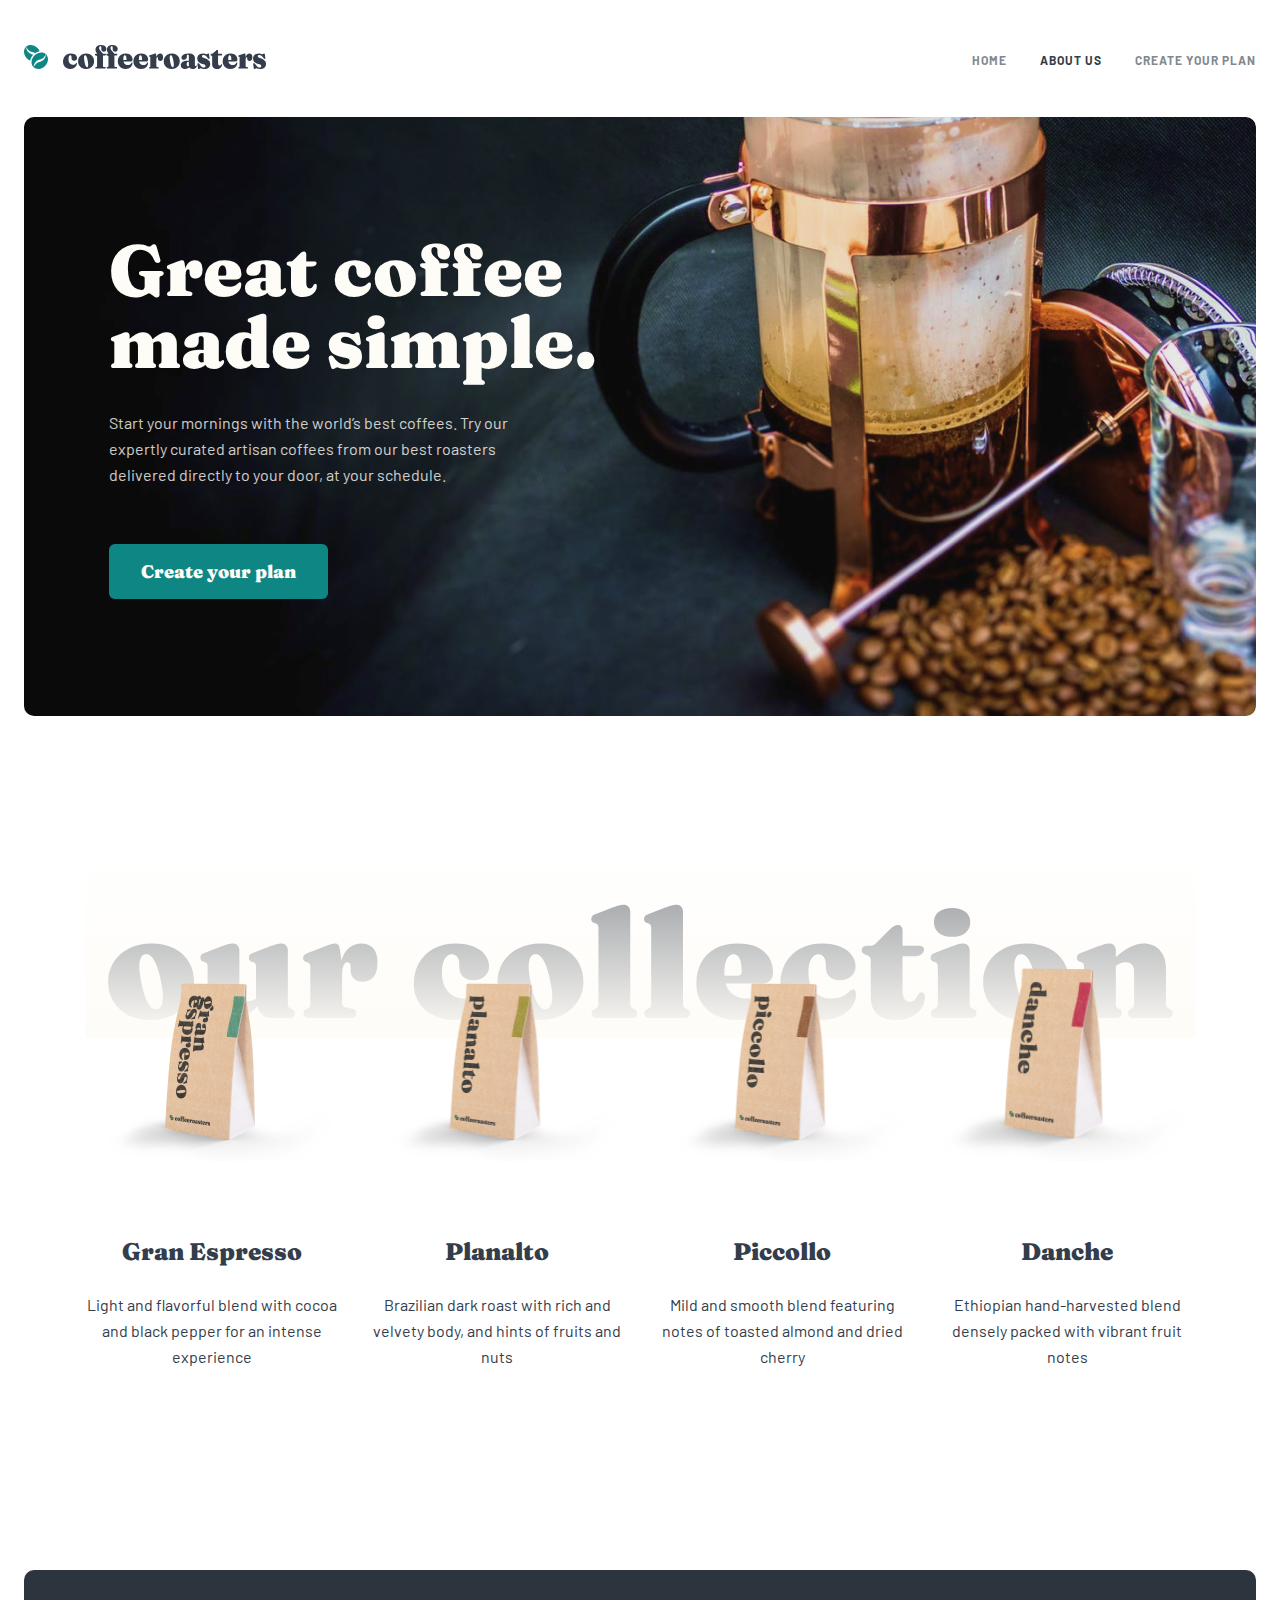
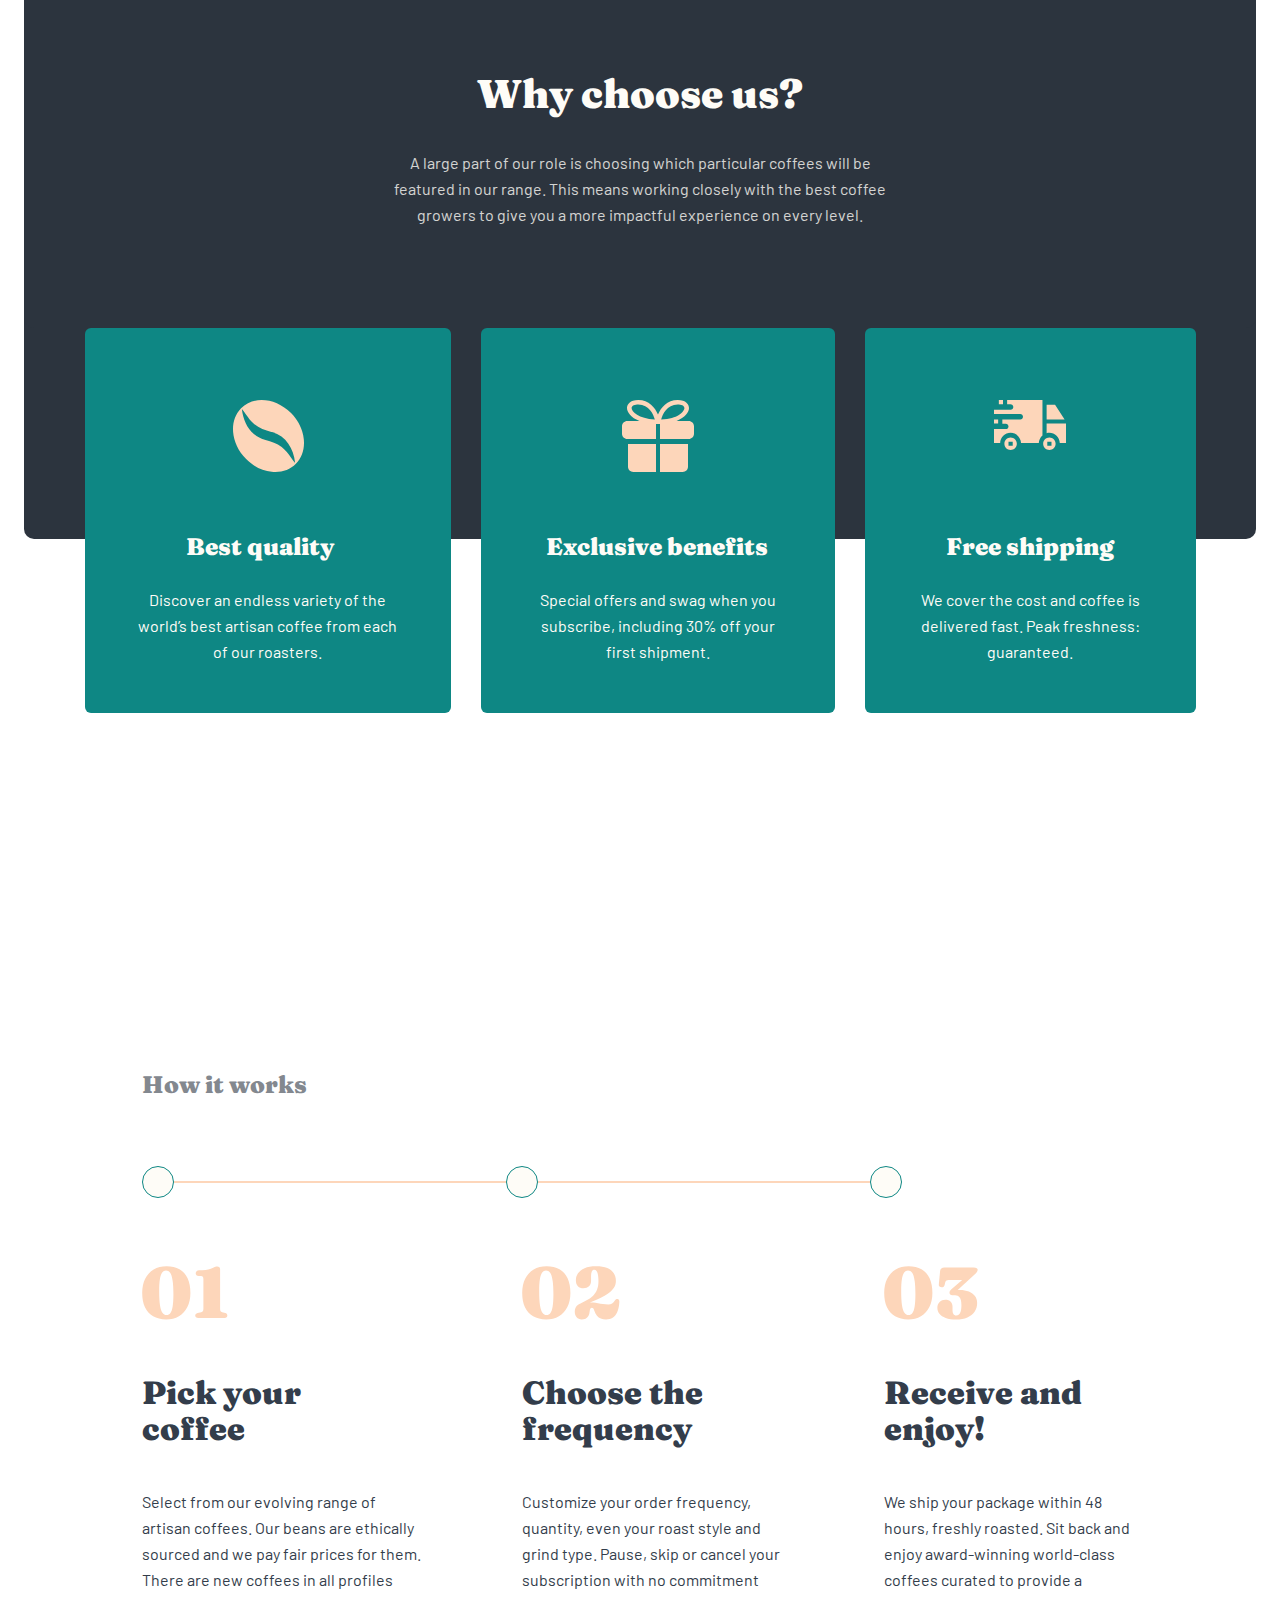
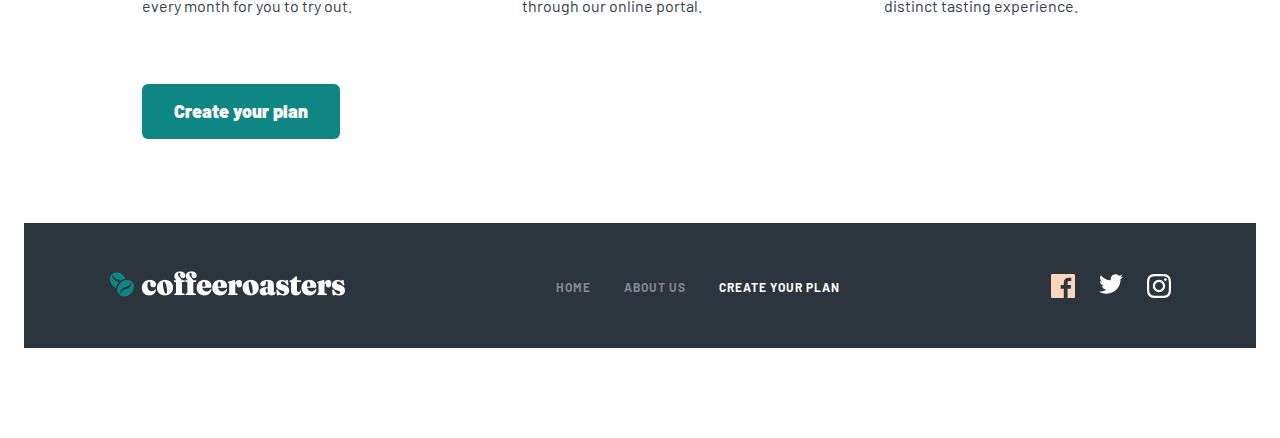
<file: index.html>
<!DOCTYPE html>
<html lang="en">

<head>
    <meta charset="UTF-8">
    <meta http-equiv="X-UA-Compatible" content="IE=edge">
    <meta name="viewport" content="width=device-width, initial-scale=1.0">
    <link rel="stylesheet" href="https://necolas.github.io/normalize.css/8.0.1/normalize.css">
    <link rel="stylesheet" href="./css/main.css">
    <title>Fakhriddin_F7</title>
</head>

<body>
    <header id="main-header">
        <div class="container main-header__container">
            <a class="main-header__link" href="#">
                <img class="main-header__img" src="./PICTURE/logotip.svg" alt="logo">
            </a>
            <nav class="main-header__nav">
                <ul class="main-header__list">
                    <li class="main-header__item"><a class="main-header__item-link" href="#">HOME</a></li>
                    <li class="main-header__item"><a class="main-header__item-link" href="about.html">ABOUT US</a></li>
                    <li class="main-header__item"><a class="main-header__item-link" href="#">Create your plan</a></li>
                </ul>
            </nav>
            <button class="header__mobile-btn"></button>
        </div>
    </header>
    <section id="hero">
        <div class="container">
            <div class="hero__container">
                <div class="hero__block">
                    <h2 class="hero__container__title font">Great coffee
                        made simple.</h2>
                    <p class="hero__container__text">Start your mornings with the world’s best coffees. Try our expertly
                        curated artisan coffees from our best roasters delivered directly to your door, at your
                        schedule.</p>

                    <a class="hero__btn font" href="#">Create your plan</a>
                </div>
            </div>
        </div>

    </section>
    <section id="collection">
        <div class="container collection__container">
            <ul class="collection__list">
                <li class="collection__item"><img src="./PICTURE/collection-img1.png" alt="coffe qadog'i">
                    <div class="collection__item__block">
                        <h2 class="collection__item-title font">Gran Espresso</h2>
                        <p class="collection__item__text">Light and flavorful blend with cocoa and black pepper for an
                            intense experience</p>
                    </div>
                </li>
                <li class="collection__item"><img src="./PICTURE/collection-img2.png" alt="coffeqadog'i">
                    <div class="collection__item__block">
                        <h2 class="collection__item-title font">Planalto</h2>
                        <p class="collection__item__text">Brazilian dark roast with rich and velvety body, and hints of
                            fruits and nuts</p>
                    </div>
                </li>
                <li class="collection__item"><img src="./PICTURE/collection-img3.png" alt="coffeqadog'i">
                    <div class="collection__item__block">
                        <h2 class="collection__item-title font">Piccollo</h2>
                        <p class="collection__item__text">Mild and smooth blend featuring notes of toasted almond and
                            dried cherry</p>
                    </div>
                </li>
                <li class="collection__item"><img src="./PICTURE/collection-img4.png" alt="coffeqadog'i">
                    <div class="collection__item__block">
                        <h2 class="collection__item-title font">Danche</h2>
                        <p class="collection__item__text">Ethiopian hand-harvested blend densely packed with vibrant
                            fruit notes</p>
                    </div>
                </li>
            </ul>
        </div>
    </section>
    <section id="choose">
        <div class="container choose_container">
            <div class="choose__content">
                <h2 class="choose__title font">Why choose us?</h2>
                <p class="choose__text">A large part of our role is choosing which particular coffees will be featured
                    in our range. This means working closely with the best coffee growers to give
                    you a more impactful experience on every level.</p>
                <div class="choose__empty__content">

                </div>
            </div>
            <ul class="choose__list">
                <li class="choose__item">
                    <div>
                        <h2 class="choose__sub__title">Best quality</h2>
                        <p class="choose__sub__text">Discover an endless variety of the world’s best artisan coffee from
                            each of our roasters.</p>
                    </div>
                </li>
                <li class="choose__item">
                    <div>
                        <h2 class="choose__sub__title">Exclusive benefits</h2>
                        <p class="choose__sub__text">Special offers and swag when you subscribe, including 30% off your
                            first shipment.</p>
                    </div>
                </li>
                <li class="choose__item">
                    <div>
                        <h2 class="choose__sub__title">Free shipping</h2>
                        <p class="choose__sub__text">We cover the cost and coffee is delivered fast. Peak freshness:
                            guaranteed.</p>
                    </div>
                </li>


            </ul>
        </div>

    </section>

    <section id="works">
        <div class="container works__container">
            <h2 class="workst__title font">How it works</h2>
            <div class="works__design">
                <span></span>
                <span></span>
                <span></span>
            </div>

            <ul class="works__list">
                <li class="works__item">
                    <h3 class="works__item-title font"> Pick your
                        coffee</h3>
                    <p class="works__item-text">Select from our evolving range of artisan coffees. Our beans are
                        ethically sourced and we pay fair prices for them. There are new coffees in all profiles every
                        month for you to try out.</p>
                </li>
                <li class="works__item works__item2">
                    <h3 class="works__item-title font"> Choose the frequency</h3>
                    <p class="works__item-text">Customize your order frequency, quantity, even your roast style and
                        grind type. Pause, skip or cancel your subscription with no commitment through our online
                        portal.</p>
                </li>
                <li class="works__item works__item3">
                    <h3 class="works__item-title font"> Receive and enjoy!</h3>
                    <p class="works__item-text">We ship your package within 48 hours, freshly roasted. Sit back and
                        enjoy award-winning world-class coffees curated to provide a distinct tasting experience.</p>
                </li>

            </ul>
            <div class="works__link-block"> <a class="works__link" href="#">Create your plan</a></div>
        </div>

    </section>

    <footer id="footer">
        <div class="container footer__container">
            <div class="footer-block">
                <div class="img-block"><a href="#"><img src="./PICTURE/f-logotip-desktop.png" alt="logotip"></a>
                </div>
                <div class="footer__menu">
                    <ul class="footer__list">
                        <li class="footer__item"> <a class="footer__item-link" href="#">HOME</a>
                        </li>
                        <li class="footer__item"> <a class="footer__item-link" href="#">ABOUT US</a>
                        </li>
                        <li class="footer__item "> <a class="footer__item-link footer-active" href="#">Create your plan</a>
                        </li>
                    </ul>
                </div>
                <div>
                    <ul class="footer__img-list">
                        <li class="img__item">
                           <a href="#"> <img src="./PICTURE/f-logo-facebook.svg" alt="instagram"></a>
                        </li>
                        <li class="img__item">
                            <a href="#"><img src="./PICTURE/f-logo-twitteer.svg" alt="instagram"></a>
                        </li>
                        <li class="img__item">
                           <a href="#"> <img src="./PICTURE/f-logo-instagram.svg" alt="instagram"></a>
                        </li>
                    </ul>
                </div>
            </div>
        </div>
    </footer>
</body>

</html>
</file>
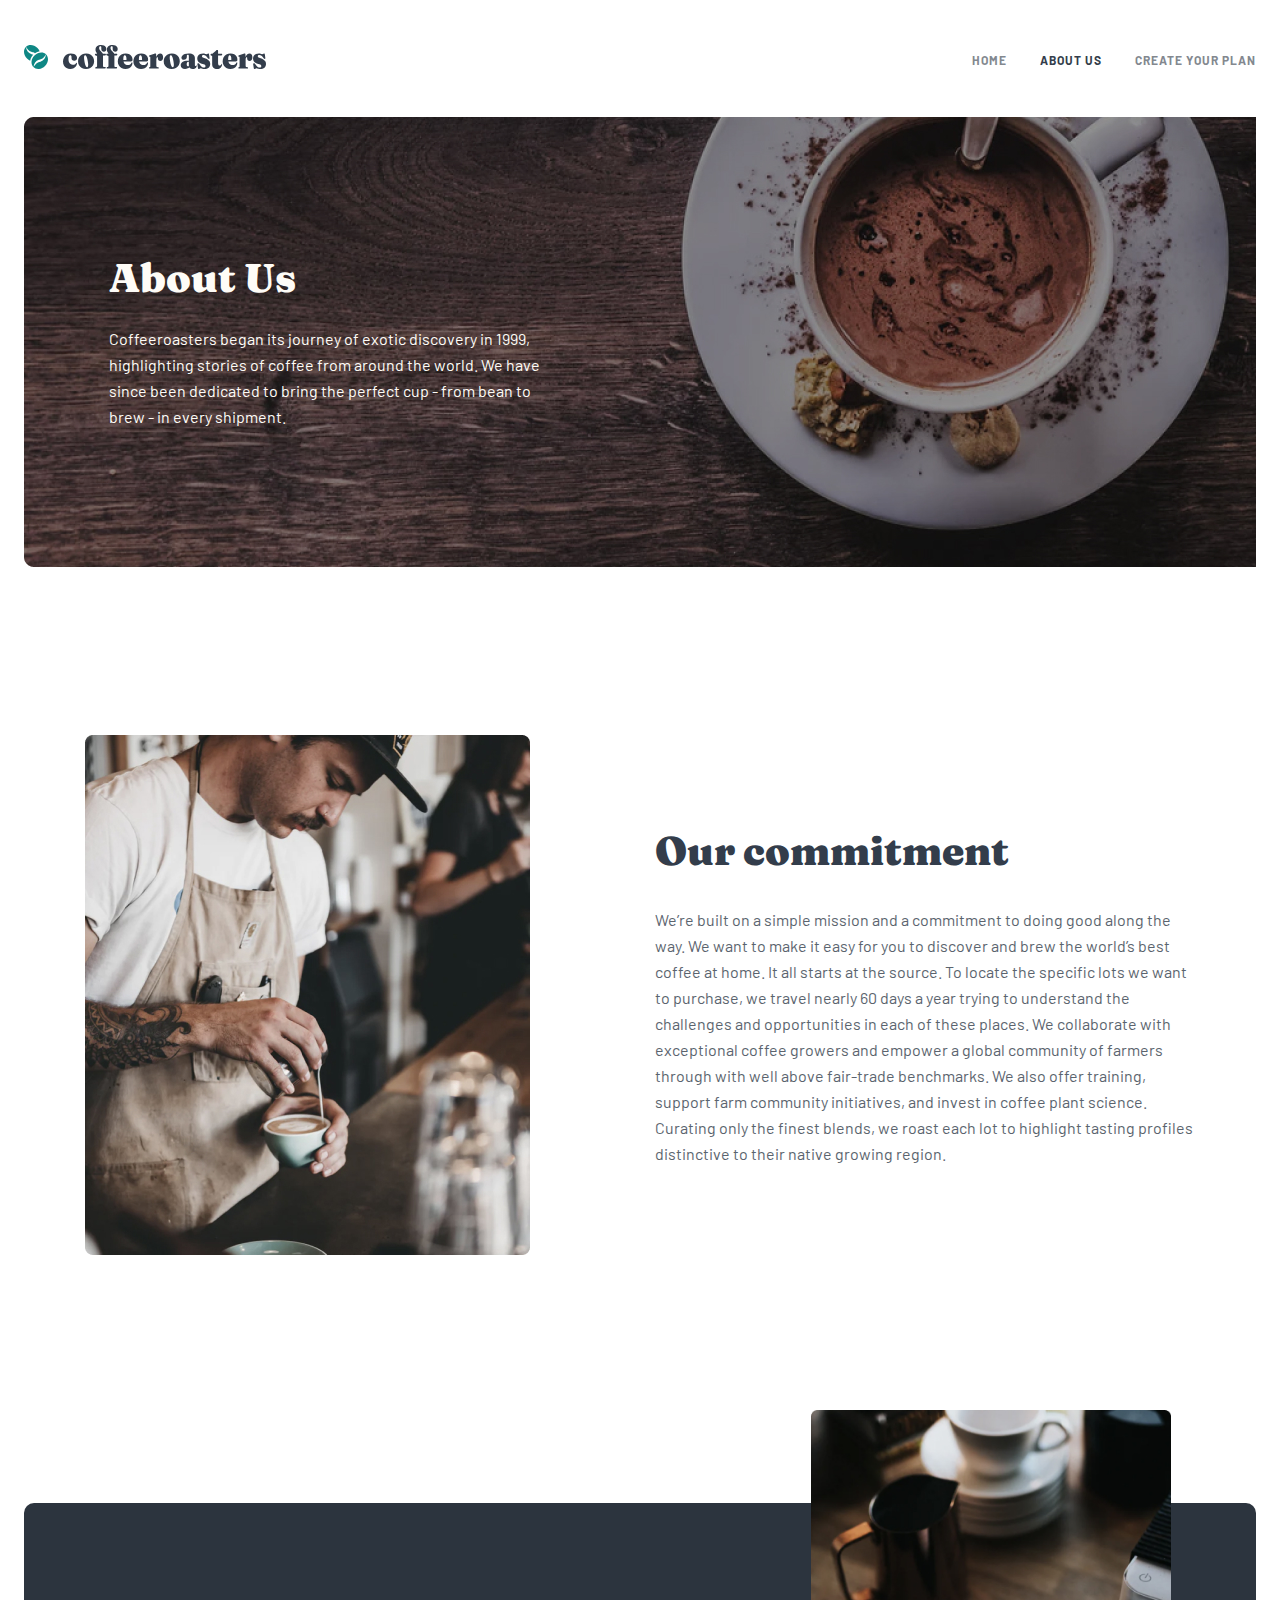
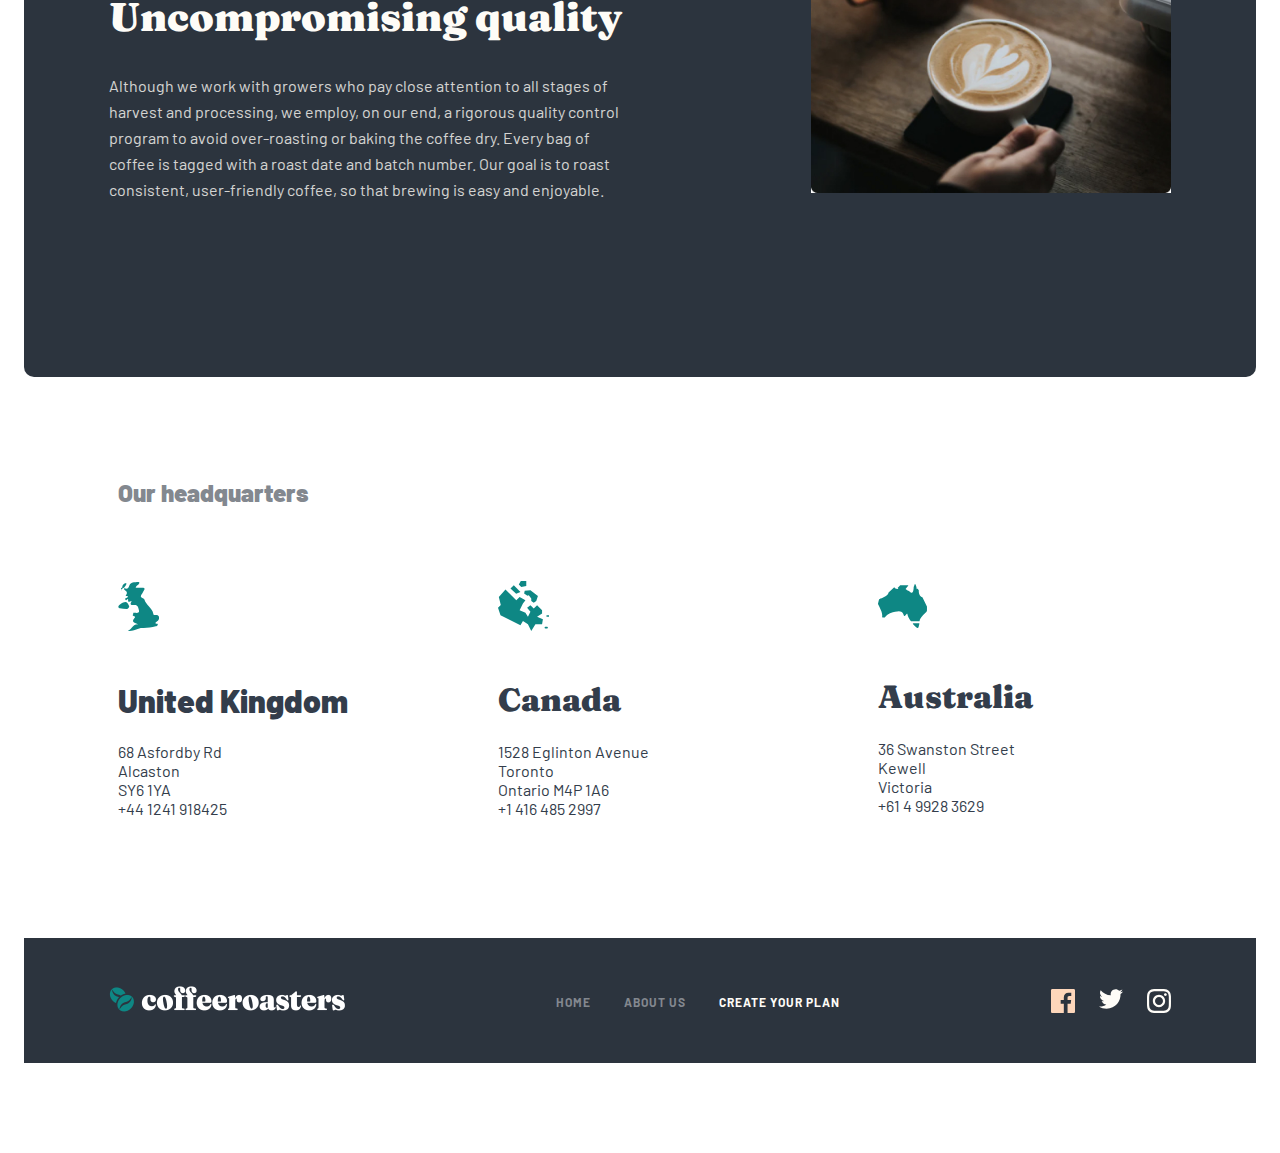
<file: about.html>
<!DOCTYPE html>
<html lang="en">

<head>
    <meta charset="UTF-8">
    <meta http-equiv="X-UA-Compatible" content="IE=edge">
    <meta name="viewport" content="width=device-width, initial-scale=1.0">
    <link rel="stylesheet" href="./css/main.css">
    <title>About us page</title>
</head>

<body>

    <header id="main-header">
        <div class="container main-header__container">
            <a class="main-header__link" href="#">
                <img class="main-header__img" src="./PICTURE/logotip.svg" alt="logo">
            </a>
            <nav class="main-header__nav">
                <ul class="main-header__list">
                    <li class="main-header__item"><a class="main-header__item-link" href="#">HOME</a></li>
                    <li class="main-header__item"><a class="main-header__item-link" href="#">ABOUT US</a></li>
                    <li class="main-header__item"><a class="main-header__item-link" href="#">Create your plan</a></li>
                </ul>
            </nav>
            <button class="header__mobile-btn"></button>
        </div>
    </header>


    <main>
        <section id="about-hero">
            <div class="container about__hero-container">
                <div class="about-hero__block">
                    <h2 class="about__hero-title font">About Us</h2>
                    <p class="about__hero-text">Coffeeroasters began its journey of exotic discovery in 1999,
                        highlighting
                        stories of coffee from around the world. We have since been dedicated to bring the perfect cup -
                        from bean to brew - in every shipment.</p>
                </div>

            </div>
        </section>

        <section id="about__our">
            <div class="container about__our-container">
                <div class="our__content-block">
                    <div class="our__image-block">
                        <img class="our-desktop-img" src="./PICTURE/about-our-image.jpg" alt="Our about-our-image">

                        <img class="our-tablet-img" src="./PICTURE/about-our-tablet.jpg" alt="tablet img">
                    </div>

                    <div class="about__our__block">
                        <h2 class="our__title font">Our commitment</h2>
                        <p class="our__text">We’re built on a simple mission and a commitment to doing good along the
                            way. We want to make it easy for you to discover and brew the world’s best coffee at home.
                            It all starts at the source. To locate the specific lots we want to purchase, we travel
                            nearly 60 days a year trying to understand the challenges and opportunities in each of these
                            places. We collaborate with exceptional coffee growers and empower a global community of
                            farmers through with well above fair-trade benchmarks. We also offer training, support farm
                            community initiatives, and invest in coffee plant science. Curating only the finest blends,
                            we roast each lot to highlight tasting profiles distinctive to their native growing region.
                        </p>
                    </div>
                </div>
            </div>
        </section>

        <section id="about-quality">
            <div class="container quality__container">

                <div class="quality__container-box">

                    <div class="quality__container-content">
                        <div class="content__quality">
                            <h2 class="quality__title font">Uncompromising quality</h2>
                            <p class="quality__text">Although we work with growers who pay close attention to all stages
                                of harvest and processing, we employ, on our end, a rigorous quality control program to
                                avoid over-roasting or baking the coffee dry. Every bag of coffee is tagged with a roast
                                date and batch number. Our goal is to roast consistent, user-friendly coffee, so that
                                brewing is easy and enjoyable.</p>
                        </div>
                        <div class="quality__img-box">
                            <img class="quality__dektop" src="./PICTURE/quality_img.jpg" alt="coffee">
                            <img class="quality__tablet" src="./PICTURE/quality-tablet.jpg" alt="img">
                        </div>
                    </div>
                </div>

            </div>
        </section>
        <section id="country">
            <div class="container country__container">
                <div class="country__content-block">
                    <h2 class="country__title">
                        Our headquarters
                    </h2>

                    <ul class="country__list">
                        <li class="country__item">
                            <h3 class="country__item-title fon">United Kingdom</h3>
                            <ul class="country__item__list">
                                <li class="country__item__list-item">68 Asfordby Rd</li>
                                <li class="country__item__list-item">Alcaston</li>
                                <li class="country__item__list-item">SY6 1YA</li>
                                <li class="country__item__list-item"><a href="tel:+44 1241 918425">+44 1241 918425</a>
                                </li>
                            </ul>
                        </li>
                        <li class="country__item">
                            <h3 class="country__item-title font">Canada</h3>
                            <ul class="country__item__list">
                                <li class="country__item__list-item">1528 Eglinton Avenue</li>
                                <li class="country__item__list-item">Toronto</li>
                                <li class="country__item__list-item">Ontario M4P 1A6</li>
                                <li class="country__item__list-item"><a href="tel:+1 416 485 2997">+1 416 485 2997</a>
                                </li>
                            </ul>
                        </li>
                        <li class="country__item">
                            <h3 class="country__item-title font">Australia</h3>
                            <ul class="country__item__list">
                                <li class="country__item__list-item">36 Swanston Street</li>
                                <li class="country__item__list-item">Kewell</li>
                                <li class="country__item__list-item">Victoria</li>
                                <li class="country__item__list-item"><a href="tel:+61 4 9928 3629">+61 4 9928 3629</a>
                                </li>
                            </ul>
                        </li>
                    </ul>
                </div>

            </div>

        </section>
    </main>


    <footer id="footer">
        <div class="container footer__container">
            <div class="footer-block">
                <div class="img-block"><a href="#"><img src="./PICTURE/f-logotip-desktop.png" alt="logotip"></a>
                </div>
                <div class="footer__menu">
                    <ul class="footer__list">
                        <li class="footer__item"> <a class="footer__item-link" href="#">HOME</a>
                        </li>
                        <li class="footer__item"> <a class="footer__item-link" href="#">ABOUT US</a>
                        </li>
                        <li class="footer__item "> <a class="footer__item-link footer-active" href="#">Create your plan</a>
                        </li>
                    </ul>
                </div>
                <div>
                    <ul class="footer__img-list">
                        <li class="img__item">
                           <a href="#"> <img src="./PICTURE/f-logo-facebook.svg" alt="instagram"></a>
                        </li>
                        <li class="img__item">
                            <a href="#"><img src="./PICTURE/f-logo-twitteer.svg" alt="instagram"></a>
                        </li>
                        <li class="img__item">
                           <a href="#"> <img src="./PICTURE/f-logo-instagram.svg" alt="instagram"></a>
                        </li>
                    </ul>
                </div>
            </div>
        </div>
    </footer>

</body>

</html>
</file>
<file: css/main.css>
/* barlow-regular - latin */
@font-face {
  font-display: swap; /* Check https://developer.mozilla.org/en-US/docs/Web/CSS/@font-face/font-display for other options. */
  font-family: "Barlow";
  font-style: normal;
  font-weight: 400;
  src: url("../fonts/barlow-v12-latin-regular.woff2") format("woff2"), url("../fonts/barlow-v12-latin-regular.woff") format("woff"); /* Chrome 5+, Firefox 3.6+, IE 9+, Safari 5.1+ */
}
/* barlow-500 - latin */
@font-face {
  font-display: swap; /* Check https://developer.mozilla.org/en-US/docs/Web/CSS/@font-face/font-display for other options. */
  font-family: "Barlow";
  font-style: normal;
  font-weight: 500;
  src: url("../fonts/barlow-v12-latin-500.woff2") format("woff2"), url("../fonts/barlow-v12-latin-500.woff") format("woff"); /* Chrome 5+, Firefox 3.6+, IE 9+, Safari 5.1+ */
}
/* barlow-600 - latin */
@font-face {
  font-display: swap; /* Check https://developer.mozilla.org/en-US/docs/Web/CSS/@font-face/font-display for other options. */
  font-family: "Barlow";
  font-style: normal;
  font-weight: 600;
  src: url("../fonts/barlow-v12-latin-600.woff2") format("woff2"), url("../fonts/barlow-v12-latin-600.woff") format("woff"); /* Chrome 5+, Firefox 3.6+, IE 9+, Safari 5.1+ */
}
/* barlow-700 - latin */
@font-face {
  font-display: swap; /* Check https://developer.mozilla.org/en-US/docs/Web/CSS/@font-face/font-display for other options. */
  font-family: "Barlow";
  font-style: normal;
  font-weight: 700;
  src: url("../fonts/barlow-v12-latin-700.woff2") format("woff2"), url("../fonts/barlow-v12-latin-700.woff") format("woff"); /* Chrome 5+, Firefox 3.6+, IE 9+, Safari 5.1+ */
}
/* barlow-800 - latin */
@font-face {
  font-display: swap; /* Check https://developer.mozilla.org/en-US/docs/Web/CSS/@font-face/font-display for other options. */
  font-family: "Barlow";
  font-style: normal;
  font-weight: 800;
  src: url("../fonts/barlow-v12-latin-800.woff2") format("woff2"), url("../fonts/barlow-v12-latin-800.woff") format("woff"); /* Chrome 5+, Firefox 3.6+, IE 9+, Safari 5.1+ */
}
/* barlow-900 - latin */
@font-face {
  font-display: swap; /* Check https://developer.mozilla.org/en-US/docs/Web/CSS/@font-face/font-display for other options. */
  font-family: "Barlow";
  font-style: normal;
  font-weight: 900;
  src: url("../fonts/barlow-v12-latin-900.woff2") format("woff2"), url("../fonts/barlow-v12-latin-900.woff") format("woff"); /* Chrome 5+, Firefox 3.6+, IE 9+, Safari 5.1+ */
}
/* fraunces-regular - latin */
@font-face {
  font-display: swap; /* Check https://developer.mozilla.org/en-US/docs/Web/CSS/@font-face/font-display for other options. */
  font-family: "Fraunces";
  font-style: normal;
  font-weight: 400;
  src: url("../fonts/fraunces-v30-latin-regular.woff2") format("woff2"), url("../fonts/fraunces-v30-latin-regular.woff") format("woff"); /* Chrome 5+, Firefox 3.6+, IE 9+, Safari 5.1+ */
}
/* fraunces-900 - latin */
@font-face {
  font-display: swap; /* Check https://developer.mozilla.org/en-US/docs/Web/CSS/@font-face/font-display for other options. */
  font-family: "Fraunces";
  font-style: normal;
  font-weight: 900;
  src: url("../fonts/fraunces-v30-latin-900.woff2") format("woff2"), url("../fonts/fraunces-v30-latin-900.woff") format("woff"); /* Chrome 5+, Firefox 3.6+, IE 9+, Safari 5.1+ */
}
html {
  scroll-behavior: smooth;
  -webkit-box-sizing: border-box;
          box-sizing: border-box;
}

*,
*::after,
*::before {
  -webkit-box-sizing: inherit;
          box-sizing: inherit;
}

h1,
h2,
h3,
h4,
h5,
h6,
p {
  margin: 0;
}

ul,
ol {
  list-style: none;
  margin: 0;
  padding: 0;
}

a {
  text-decoration: none;
  display: inline-block;
}

img {
  width: 100%;
  height: 100%;
  -o-object-fit: cover;
     object-fit: cover;
}

body {
  font-family: "Barlow";
  margin: 0;
}

.font {
  font-family: "Fraunces";
}

.container {
  max-width: 1328px;
  padding-left: 24px;
  padding-right: 24px;
  margin-right: auto;
  margin-left: auto;
}

#main-header {
  padding: 45px 0px;
}

.main-header__container {
  display: -webkit-box;
  display: -ms-flexbox;
  display: flex;
  -webkit-box-align: center;
      -ms-flex-align: center;
          align-items: center;
  -webkit-box-pack: justify;
      -ms-flex-pack: justify;
          justify-content: space-between;
}

.main-header__list {
  display: -webkit-box;
  display: -ms-flexbox;
  display: flex;
}

.main-header__item + .main-header__item {
  margin-left: 33px;
}

.main-header__item a {
  font-weight: 700;
  font-size: 12px;
  line-height: 15px;
  letter-spacing: 1px;
  color: #83888F;
  text-transform: uppercase;
}

.main-header__item a:hover {
  color: #333D4B;
}

.main-header__item:nth-child(2) a {
  color: #333D4B;
}

.header__mobile-btn {
  display: none;
  width: 16px;
  height: 16px;
  background-size: cover;
  background-repeat: no-repeat;
  background-image: url(../PICTURE/mobile-picture/header-icon.svg);
  border: none;
}

@media screen and (max-width: 868px) {
  #main-header {
    padding: 40px 0px;
  }
  .main-header__item a {
    font-weight: 700;
    font-size: 12px;
    line-height: 15px;
    letter-spacing: 1px;
    color: #83888F;
    text-transform: uppercase;
  }
  .main-header__item:nth-child(2) a {
    color: #83888F;
  }
  .main-header__item a:hover {
    color: #333D4B;
  }
}
@media screen and (max-width: 700px) {
  .header__mobile-btn {
    display: inline-block;
  }
  .main-header__img {
    max-width: 163px;
  }
  .main-header__nav {
    display: none;
  }
}
.hero__container {
  padding: 117px 0px;
  border-radius: 10px;
  overflow: hidden;
  background-repeat: no-repeat;
  background-position-x: right;
  background-image: url(../PICTURE/background-hero.jpg);
}

.hero__block {
  padding-left: 85px;
}

.hero__container__title {
  margin-bottom: 32px;
  font-weight: 900;
  max-width: 493px;
  font-size: 72px;
  line-height: 72px;
  color: #FEFCF7;
}

.hero__container__text {
  opacity: 0.8;
  max-width: 445px;
  font-weight: 400;
  font-size: 16px;
  line-height: 26px;
  margin-bottom: 56px;
  color: #FEFCF7;
}

.hero__btn {
  padding: 15px 32px;
  background-color: #0E8784;
  border-radius: 6px;
  font-weight: 900;
  font-size: 18px;
  line-height: 25px;
  text-align: center;
  color: #FEFCF7;
}

@media screen and (max-width: 1000px) {
  .hero__container {
    padding: 100px 0px;
    background-repeat: no-repeat;
    background-image: url(../PICTURE/tablet-background.jpg);
    background-size: cover;
    background-position-x: right;
  }
  .hero__container__title {
    margin-bottom: 24px;
    max-width: 329px;
    font-size: 48px;
    line-height: 48px;
  }
  .hero__container__text {
    max-width: 372px;
    font-size: 15px;
    line-height: 25px;
    margin-bottom: 40px;
  }
}
@media screen and (max-width: 711px) {
  .hero__container {
    padding: 100px 24px;
    background-repeat: no-repeat;
    background-image: url(../PICTURE/mobile-picture/hero-background.jpg);
    background-size: cover;
    background-position-x: right;
  }
  .hero__container__title {
    display: inline-block;
    text-align: center;
    margin-bottom: 24px;
    max-width: 279px;
    font-size: 40px;
    line-height: 40px;
  }
  .hero__container__text {
    display: inline-block;
    text-align: center;
    opacity: 0.8;
    max-width: 372px;
    font-size: 15px;
    line-height: 25px;
    margin-bottom: 40px;
  }
  .hero__block {
    padding-left: 24px;
    text-align: center;
  }
}
#collection {
  padding-top: 126px;
  padding-bottom: 200px;
}

.collection__list {
  margin: 0 auto;
  max-width: 1111px;
  display: -webkit-box;
  display: -ms-flexbox;
  display: flex;
  gap: 30px;
  -webkit-box-align: center;
      -ms-flex-align: center;
          align-items: center;
  background-repeat: no-repeat;
  background-size: contain;
  background-image: url(../PICTURE/background-collection.svg);
}

.collection__item {
  margin-top: 126px;
  text-align: center;
  max-width: 255px;
}

.collection__item img {
  max-width: 255px;
}

.collection__item-title {
  font-weight: 900;
  font-size: 24px;
  line-height: 32px;
  color: #333D4B;
  margin-top: 72px;
  margin-bottom: 24px;
}

.collection__item__text {
  font-weight: 400;
  font-size: 16px;
  line-height: 26px;
  color: #333D4B;
}

@media screen and (max-width: 900px) {
  .collection__list {
    gap: 32px;
    -webkit-box-orient: vertical;
    -webkit-box-direction: normal;
        -ms-flex-direction: column;
            flex-direction: column;
  }
  .collection__item {
    max-width: 580px;
    text-align: start;
    display: -webkit-box;
    display: -ms-flexbox;
    display: flex;
    -webkit-box-align: center;
        -ms-flex-align: center;
            align-items: center;
  }
  .collection__item {
    margin-top: 59px;
  }
  .collection__item + .collection__item {
    margin-top: 32px;
  }
  .collection__item-title {
    margin-top: 0;
  }
}
@media screen and (max-width: 580px) {
  .collection__item {
    text-align: center;
    -webkit-box-orient: vertical;
    -webkit-box-direction: normal;
        -ms-flex-direction: column;
            flex-direction: column;
  }
  .collection__item img {
    max-width: 200px;
  }
  .collection__item__text {
    max-width: 282px;
  }
}
#choose {
  padding-bottom: 200px;
}

.choose__content {
  padding: 100px 0px;
  background-color: #2C343E;
  border-radius: 10px;
  position: relative;
}

.choose__empty__content {
  background-color: #2C343E;
  width: 100%;
  border-radius: 10px;
  height: 240px;
  position: absolute;
  z-index: -1;
  top: 329px;
}

.choose__title {
  font-weight: 900;
  font-size: 40px;
  line-height: 48px;
  text-align: center;
  color: #FEFCF7;
  margin-bottom: 32px;
}

.choose__text {
  margin: 0 auto;
  max-width: 540px;
  font-weight: 400;
  font-size: 16px;
  padding: 0 20px;
  line-height: 26px;
  text-align: center;
  color: #FEFCF7;
  opacity: 0.8;
}

.choose__list {
  margin: 0 auto;
  max-width: 1111px;
  display: -webkit-box;
  display: -ms-flexbox;
  display: flex;
  -webkit-box-align: center;
      -ms-flex-align: center;
          align-items: center;
  gap: 30px;
}

.choose__item {
  border-radius: 6px;
  background-color: #0E8784;
  padding: 72px 48px 48px 48px;
  text-align: center;
}
.choose__item::before {
  content: "";
  width: 72px;
  height: 72px;
  margin-bottom: 56px;
  display: inline-block;
  background-repeat: no-repeat;
}
.choose__item:nth-child(1)::before {
  background-image: url(../PICTURE/chose.svg);
}
.choose__item:nth-child(2)::before {
  background-image: url(../PICTURE/chose2.svg);
}
.choose__item:nth-child(3)::before {
  background-image: url(../PICTURE/chose3.svg);
}

.choose__sub__title {
  max-width: 255px;
  font-family: "Fraunces";
  font-weight: 900;
  font-size: 24px;
  line-height: 32px;
  color: #FEFCF7;
  margin-bottom: 24px;
}

.choose__sub__text {
  font-weight: 400;
  font-size: 16px;
  line-height: 26px;
  color: #FEFCF7;
}

@media screen and (max-width: 1200px) {
  .choose__list {
    -webkit-box-align: normal;
        -ms-flex-align: normal;
            align-items: normal;
    max-width: 90%;
  }
}
@media screen and (max-width: 1070px) {
  .choose__list {
    -webkit-box-orient: vertical;
    -webkit-box-direction: normal;
        -ms-flex-direction: column;
            flex-direction: column;
  }
  .choose__item {
    display: -webkit-box;
    display: -ms-flexbox;
    display: flex;
    text-align: start;
  }
  .choose__item div {
    margin-left: 55px;
  }
  .choose__empty__content {
    height: 600px;
    top: 200px;
  }
  .choose__item::before {
    -ms-flex-negative: 0;
        flex-shrink: 0;
  }
}
@media screen and (max-width: 645px) {
  .choose__title {
    font-size: 28px;
    line-height: 28px;
  }
  .choose__item {
    margin: 0 auto;
    -webkit-box-orient: vertical;
    -webkit-box-direction: normal;
        -ms-flex-direction: column;
            flex-direction: column;
    text-align: center;
  }
  .choose__item div {
    margin-left: 0px;
  }
  .choose__sub__title {
    margin: 0 auto;
  }
  .choose__item::before {
    margin: 0 auto;
    margin-bottom: 50px;
  }
  .choose__empty__content {
    top: 348px;
  }
}
#works {
  padding-top: 156px;
  padding-bottom: 64px;
}

.works__container {
  max-width: 1045px;
}

.workst__title {
  font-weight: 900;
  font-size: 24px;
  margin-bottom: 80px;
  line-height: 32px;
  color: #83888F;
}

.works__design {
  max-width: 760px;
  height: 2px;
  background-color: #FDD6BA;
  display: -webkit-box;
  display: -ms-flexbox;
  display: flex;
  -webkit-box-align: center;
      -ms-flex-align: center;
          align-items: center;
  -webkit-box-pack: justify;
      -ms-flex-pack: justify;
          justify-content: space-between;
}
.works__design span {
  background-color: #FEFCF7;
  display: block;
  width: 32px;
  height: 32px;
  border-radius: 50%;
  border: 1px solid #0E8784;
}

.works__list {
  gap: 95px;
  margin-top: 83px;
  display: -webkit-box;
  display: -ms-flexbox;
  display: flex;
  -webkit-box-align: center;
      -ms-flex-align: center;
          align-items: center;
}

.works__item {
  max-width: 285px;
}

.works__item::before {
  content: "";
  background-repeat: no-repeat;
  display: inline-block;
  width: 90px;
  height: 72px;
  margin-bottom: 34px;
  background-image: url(../PICTURE/works1.svg);
}

.works__item2::before {
  content: "";
  background-repeat: no-repeat;
  display: inline-block;
  width: 98px;
  height: 72px;
  margin-bottom: 34px;
  background-image: url(../PICTURE/works2.svg);
}

.works__item3::before {
  content: "";
  background-repeat: no-repeat;
  display: inline-block;
  width: 98px;
  height: 72px;
  margin-bottom: 34px;
  background-image: url(../PICTURE/works3.svg);
}

.works__item-title {
  max-width: 255px;
  font-weight: 900;
  font-size: 32px;
  line-height: 36px;
  color: #333D4B;
  margin-bottom: 42px;
}

.works__item-text {
  font-weight: 400;
  font-size: 16px;
  line-height: 26px;
  color: #333D4B;
}

.works__link {
  border-radius: 6px;
  margin-top: 65px;
  padding: 15px 32px;
  font-weight: 900;
  font-size: 18px;
  line-height: 25px;
  text-align: center;
  background-color: #0E8784;
  color: #FEFCF7;
}

@media screen and (max-width: 1015px) {
  .works__design {
    max-width: 470px;
  }
  .works__list {
    max-width: 690px;
    gap: 10px;
    -webkit-box-align: normal;
        -ms-flex-align: normal;
            align-items: normal;
  }
  .works__item {
    max-width: 223px;
  }
  .works__item-title {
    font-size: 28px;
    line-height: 32px;
  }
  .works__item-text {
    font-size: 15px;
    line-height: 25px;
  }
}
@media screen and (max-width: 710px) {
  .works__design {
    display: none;
  }
  .workst__title {
    text-align: center;
  }
  .works__list {
    -webkit-box-orient: vertical;
    -webkit-box-direction: normal;
        -ms-flex-direction: column;
            flex-direction: column;
    text-align: center;
  }
  .works__item {
    margin-left: auto;
    margin-right: auto;
  }
  .works__link-block {
    max-width: 710px;
    text-align: center;
    margin-left: auto;
    margin-right: auto;
  }
  .works__item-text {
    margin-bottom: 54px;
  }
}
#footer {
  padding-top: 20px;
  padding-bottom: 90px;
}

.footer-block {
  background-color: #2C343E;
  padding: 48px 85px;
  display: -webkit-box;
  display: -ms-flexbox;
  display: flex;
  -webkit-box-align: center;
      -ms-flex-align: center;
          align-items: center;
  -webkit-box-pack: justify;
      -ms-flex-pack: justify;
          justify-content: space-between;
}

.img-block {
  width: 236px;
}

.footer__list {
  display: -webkit-box;
  display: -ms-flexbox;
  display: flex;
}

.footer__item + .footer__item {
  margin-left: 33px;
}

.footer__item-link {
  font-weight: 700;
  font-size: 12px;
  line-height: 15px;
  letter-spacing: 1px;
  text-transform: uppercase;
  color: #83888F;
}

.footer-active {
  color: #FEFCF7;
}

.footer__item-link:hover {
  color: #FEFCF7;
}

.footer__img-list {
  gap: 24px;
  display: -webkit-box;
  display: -ms-flexbox;
  display: flex;
}

.img__item {
  width: 24px;
  height: 24px;
}

@media screen and (max-width: 1020px) {
  .footer-block {
    -webkit-box-orient: vertical;
    -webkit-box-direction: normal;
        -ms-flex-direction: column;
            flex-direction: column;
  }
  .img-block {
    margin-bottom: 32px;
  }
  .footer__menu {
    margin-bottom: 64px;
  }
  .footer-active {
    color: #83888F;
  }
}
@media screen and (max-width: 700px) {
  .img-block {
    width: 220px;
  }
  .footer__list {
    text-align: center;
    -webkit-box-orient: vertical;
    -webkit-box-direction: normal;
        -ms-flex-direction: column;
            flex-direction: column;
  }
  .footer__item:nth-child(1) {
    margin-bottom: 24px;
  }
  .footer__item + .footer__item {
    margin-bottom: 24px;
    margin-left: 0px;
  }
}
#about-hero {
  padding-bottom: 168px;
}

.about-hero__block {
  background-repeat: no-repeat;
  background-image: url(../PICTURE/about_hero-background.jpg);
}

.about__hero-title {
  padding-top: 137px;
  padding-left: 85px;
  font-weight: 900;
  font-size: 40px;
  line-height: 48px;
  color: #FEFCF7;
  margin-bottom: 24px;
}

.about__hero-text {
  max-width: 530px;
  padding-left: 85px;
  font-weight: 400;
  font-size: 16px;
  line-height: 26px;
  color: #FEFCF7;
  padding-bottom: 137px;
}

@media screen and (max-width: 1100px) {
  .about-hero__block {
    background-position-x: right;
  }
}
@media screen and (max-width: 700px) {
  .about__hero-title {
    padding-left: 0px;
    text-align: center;
  }
  .about__hero-text {
    padding-left: 15px;
    padding-right: 15px;
    margin: 0 auto;
    padding-left: 0px;
    text-align: center;
  }
}
#about__our {
  padding-bottom: 245px;
}

.our__content-block {
  margin: 0 auto;
  max-width: 1110px;
  display: -webkit-box;
  display: -ms-flexbox;
  display: flex;
  -webkit-box-pack: justify;
      -ms-flex-pack: justify;
          justify-content: space-between;
  -webkit-box-align: center;
      -ms-flex-align: center;
          align-items: center;
  gap: 20px;
}

.our__image-block {
  max-width: 445px;
  height: auto;
}

.our-tablet-img {
  display: none;
}

.about__our__block {
  max-width: 540px;
}

.our__title {
  font-weight: 900;
  font-size: 40px;
  line-height: 48px;
  color: #333D4B;
  margin-bottom: 32px;
}

.our__text {
  font-weight: 400;
  font-size: 16px;
  line-height: 26px;
  color: #333D4B;
  opacity: 0.8;
}

@media screen and (max-width: 880px) {
  .our-desktop-img {
    display: none;
  }
  .our-tablet-img {
    display: inline-block;
  }
  .our__content-block {
    -webkit-box-pack: center;
        -ms-flex-pack: center;
            justify-content: center;
    gap: 60px;
  }
  .about__our__block {
    max-width: 340px;
  }
  .our__title {
    font-size: 32px;
    line-height: 48px;
  }
  .our__text {
    font-size: 15px;
    line-height: 25px;
  }
}
@media screen and (max-width: 700px) {
  .our__image-block {
    max-width: 327px;
  }
  .our__content-block {
    -webkit-box-orient: vertical;
    -webkit-box-direction: normal;
        -ms-flex-direction: column;
            flex-direction: column;
  }
  .our-desktop-img {
    display: inline-block;
  }
  .our-tablet-img {
    display: none;
  }
  .our__title {
    text-align: center;
  }
  .our__text {
    text-align: center;
  }
}
.quality__container-box {
  background-color: #2C343E;
  border-radius: 10px;
  z-index: -1;
  height: 474px;
}

.quality__container-content {
  margin: 0 auto;
  gap: 10px;
  display: -webkit-box;
  display: -ms-flexbox;
  display: flex;
  -webkit-box-pack: justify;
      -ms-flex-pack: justify;
          justify-content: space-between;
  -webkit-box-align: center;
      -ms-flex-align: center;
          align-items: center;
}

.quality__title {
  font-weight: 900;
  font-size: 40px;
  line-height: 48px;
  color: #FEFCF7;
  margin-bottom: 32px;
}

.quality__text {
  font-weight: 400;
  font-size: 16px;
  line-height: 26px;
  color: #FEFCF7;
  opacity: 0.8;
}

.quality__tablet {
  display: none;
}

.quality__dektop {
  margin-top: -100px;
}

.quality__img-box {
  max-width: 445px;
  padding-right: 85px;
}

.content__quality {
  padding-top: 90px;
  padding-left: 85px;
  max-width: 610px;
}

@media screen and (max-width: 1000px) {
  .quality__container-content {
    position: relative;
  }
  .quality__tablet {
    border-radius: 10px;
    text-align: center;
    top: -150px;
    left: 176px;
    max-width: 575px;
    max-height: 300px;
    display: inline-block;
    position: absolute;
  }
  .quality__container-box {
    height: auto;
  }
  .quality__dektop {
    display: none;
  }
  .content__quality {
    margin: 0 auto;
  }
  .quality__title {
    font-size: 32px;
    margin-top: 200px;
    text-align: center;
  }
  .quality__text {
    padding-bottom: 67px;
    text-align: center;
    font-size: 15px;
    line-height: 25px;
  }
}
@media screen and (max-width: 950px) {
  .quality__tablet {
    top: -150px;
    left: 156px;
  }
}
@media screen and (max-width: 900px) {
  .quality__tablet {
    top: -150px;
    left: 136px;
  }
}
@media screen and (max-width: 850px) {
  .quality__tablet {
    top: -150px;
    left: 120px;
  }
}
@media screen and (max-width: 800px) {
  .quality__tablet {
    top: -150px;
    left: 90px;
  }
}
@media screen and (max-width: 775px) {
  .quality__tablet {
    top: -150px;
    left: 70px;
  }
}
@media screen and (max-width: 750px) {
  .content__quality {
    width: 100%;
    padding-left: 85px;
    margin: 0 auto;
  }
  .quality__tablet {
    left: 200px;
    top: -80px;
    max-width: 280px;
    height: 160px;
  }
  .quality__title {
    font-size: 32px;
    margin-top: 40px;
    text-align: center;
  }
}
@media screen and (max-width: 700px) {
  .quality__tablet {
    top: -80px;
    left: 180px;
  }
}
@media screen and (max-width: 650px) {
  .quality__tablet {
    top: -80px;
    left: 160px;
  }
}
@media screen and (max-width: 600px) {
  .quality__tablet {
    top: -80px;
    left: 120px;
  }
}
@media screen and (max-width: 550px) {
  .quality__tablet {
    top: -80px;
    left: 100px;
  }
}
@media screen and (max-width: 500px) {
  .quality__tablet {
    top: -80px;
    left: 90px;
  }
  .content__quality {
    padding-left: 70px;
  }
}
@media screen and (max-width: 450px) {
  .quality__tablet {
    top: -80px;
    left: 60px;
  }
  .content__quality {
    padding-left: 60px;
  }
}
@media screen and (max-width: 400px) {
  .quality__tablet {
    top: -80px;
    left: 35px;
  }
  .content__quality {
    padding-left: 30px;
  }
}
@media screen and (max-width: 380px) {
  .quality__tablet {
    top: -80px;
    left: 25px;
  }
  .content__quality {
    padding-left: 15px;
  }
}
@media screen and (max-width: 360px) {
  .quality__tablet {
    top: -80px;
    left: 15px;
  }
  .content__quality {
    padding-left: 10px;
  }
}
#country {
  padding-top: 100px;
  padding-bottom: 100px;
}

.country__content-block {
  max-width: 1045px;
  margin: 0 auto;
}

.country__title {
  font-weight: 900;
  font-size: 24px;
  line-height: 32px;
  color: #83888F;
  margin-bottom: 72px;
}

.country__list {
  display: -webkit-box;
  display: -ms-flexbox;
  display: flex;
  gap: 20px;
  -webkit-box-align: center;
      -ms-flex-align: center;
          align-items: center;
  -webkit-box-pack: justify;
      -ms-flex-pack: justify;
          justify-content: space-between;
}

.country__item {
  width: 285px;
}

.country__item-title {
  font-weight: 900;
  font-size: 32px;
  line-height: 36px;
  color: #333D4B;
  margin-top: 48px;
  margin-bottom: 24px;
}

.country__item__list-item a {
  color: #333D4B;
}

.country__item__list-item {
  color: #333D4B;
}

.country__item:nth-child(1)::before {
  content: "";
  display: inline-block;
  width: 41px;
  height: 50px;
  background-repeat: no-repeat;
  background-image: url(../PICTURE/about-unitedkingdom.svg);
}

.country__item:nth-child(2)::before {
  content: "";
  display: inline-block;
  width: 51px;
  height: 50px;
  background-repeat: no-repeat;
  background-image: url(../PICTURE/about-canada.svg);
}

.country__item:nth-child(3)::before {
  content: "";
  display: inline-block;
  width: 49px;
  height: 44px;
  background-repeat: no-repeat;
  background-image: url(../PICTURE/about-austra.svg);
}

@media screen and (max-width: 800px) {
  .country__title {
    font-size: 24px;
  }
  .country__item-title {
    font-size: 24px;
  }
}
@media screen and (max-width: 610px) {
  .country__list {
    -webkit-box-orient: vertical;
    -webkit-box-direction: normal;
        -ms-flex-direction: column;
            flex-direction: column;
  }
  .country__title {
    text-align: center;
    margin-bottom: 50px;
  }
  .country__item-title {
    font-size: 28px;
  }
  .country__item {
    text-align: center;
  }
  .country__item + .country__item {
    margin-top: 80px;
  }
}/*# sourceMappingURL=main.css.map */
</file>
